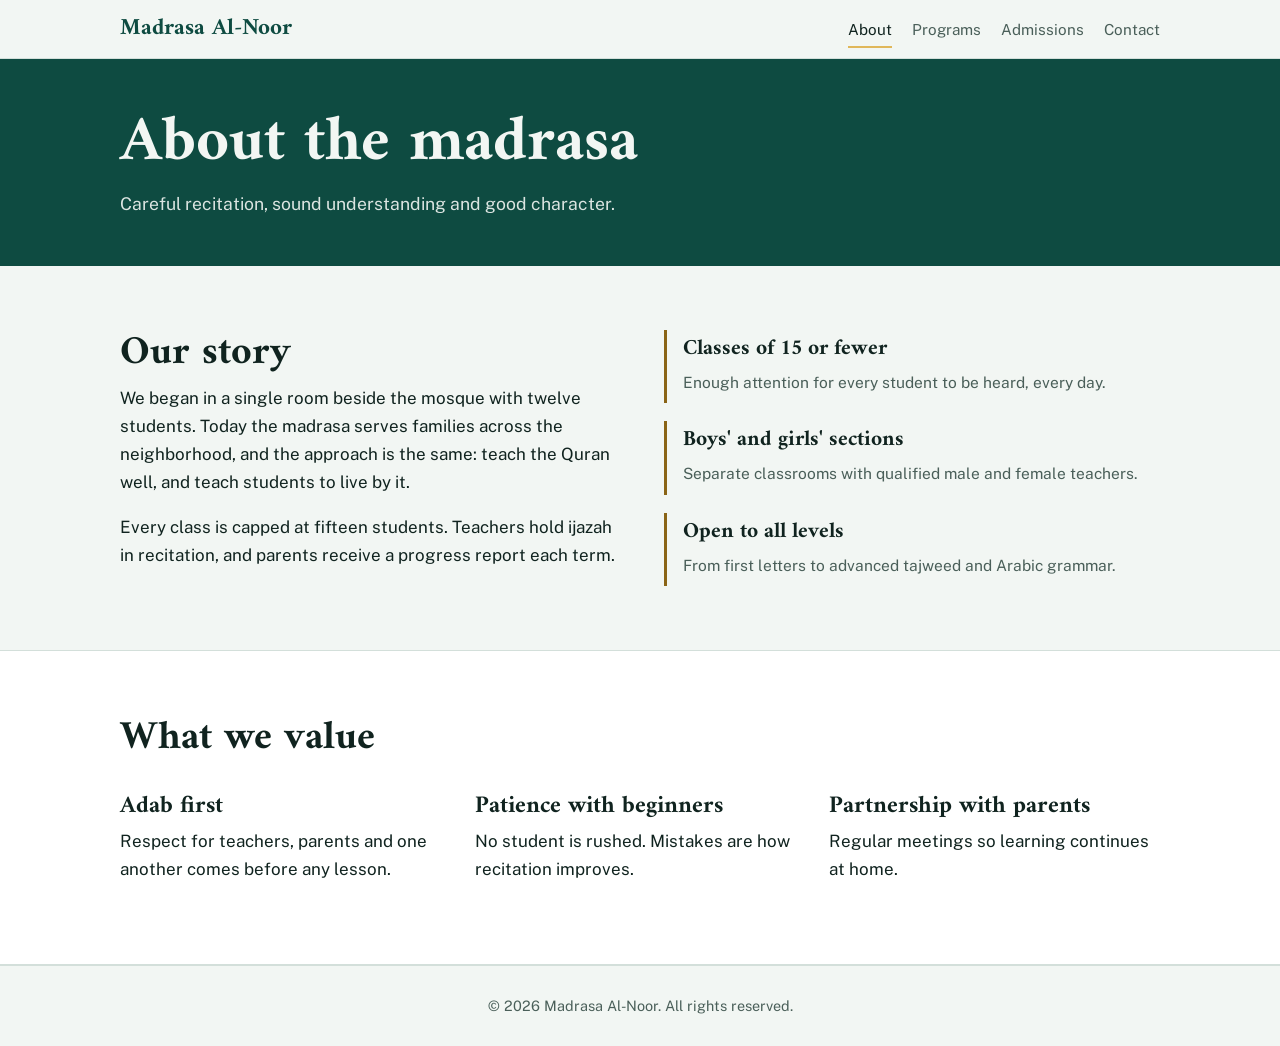
<file: about.html>
<!DOCTYPE html>
<html lang="en">
<head>
<meta charset="utf-8">
<meta name="viewport" content="width=device-width, initial-scale=1">
<title>About | Madrasa Al-Noor</title>
<link rel="stylesheet" href="Style.css">
</head>
<body>
<header><div class="wrap bar">
  <a class="brand" href="index.html">Madrasa Al-Noor</a>
  <nav aria-label="Main"><a href="about.html" aria-current="page">About</a><a href="programs.html">Programs</a><a href="admissions.html">Admissions</a><a href="contact.html">Contact</a></nav>
</div></header>

<main>
<div class="page-title"><div class="wrap"><h1>About the madrasa</h1><p>Careful recitation, sound understanding and good character.</p></div></div>

<section><div class="wrap split">
  <div>
    <h2>Our story</h2>
    <p>We began in a single room beside the mosque with twelve students. Today the madrasa serves families across the neighborhood, and the approach is the same: teach the Quran well, and teach students to live by it.</p>
    <p>Every class is capped at fifteen students. Teachers hold ijazah in recitation, and parents receive a progress report each term.</p>
  </div>
  <ul class="facts">
    <li><b>Classes of 15 or fewer</b><span>Enough attention for every student to be heard, every day.</span></li>
    <li><b>Boys' and girls' sections</b><span>Separate classrooms with qualified male and female teachers.</span></li>
    <li><b>Open to all levels</b><span>From first letters to advanced tajweed and Arabic grammar.</span></li>
  </ul>
</div></section>

<section class="alt"><div class="wrap">
  <h2>What we value</h2>
  <div class="links">
    <div><b style="font:700 1.5rem var(--serif)">Adab first</b><p>Respect for teachers, parents and one another comes before any lesson.</p></div>
    <div><b style="font:700 1.5rem var(--serif)">Patience with beginners</b><p>No student is rushed. Mistakes are how recitation improves.</p></div>
    <div><b style="font:700 1.5rem var(--serif)">Partnership with parents</b><p>Regular meetings so learning continues at home.</p></div>
  </div>
</div></section>
</main>

<footer>&copy; 2026 Madrasa Al-Noor. All rights reserved.</footer>
</body>
</html>
</file>
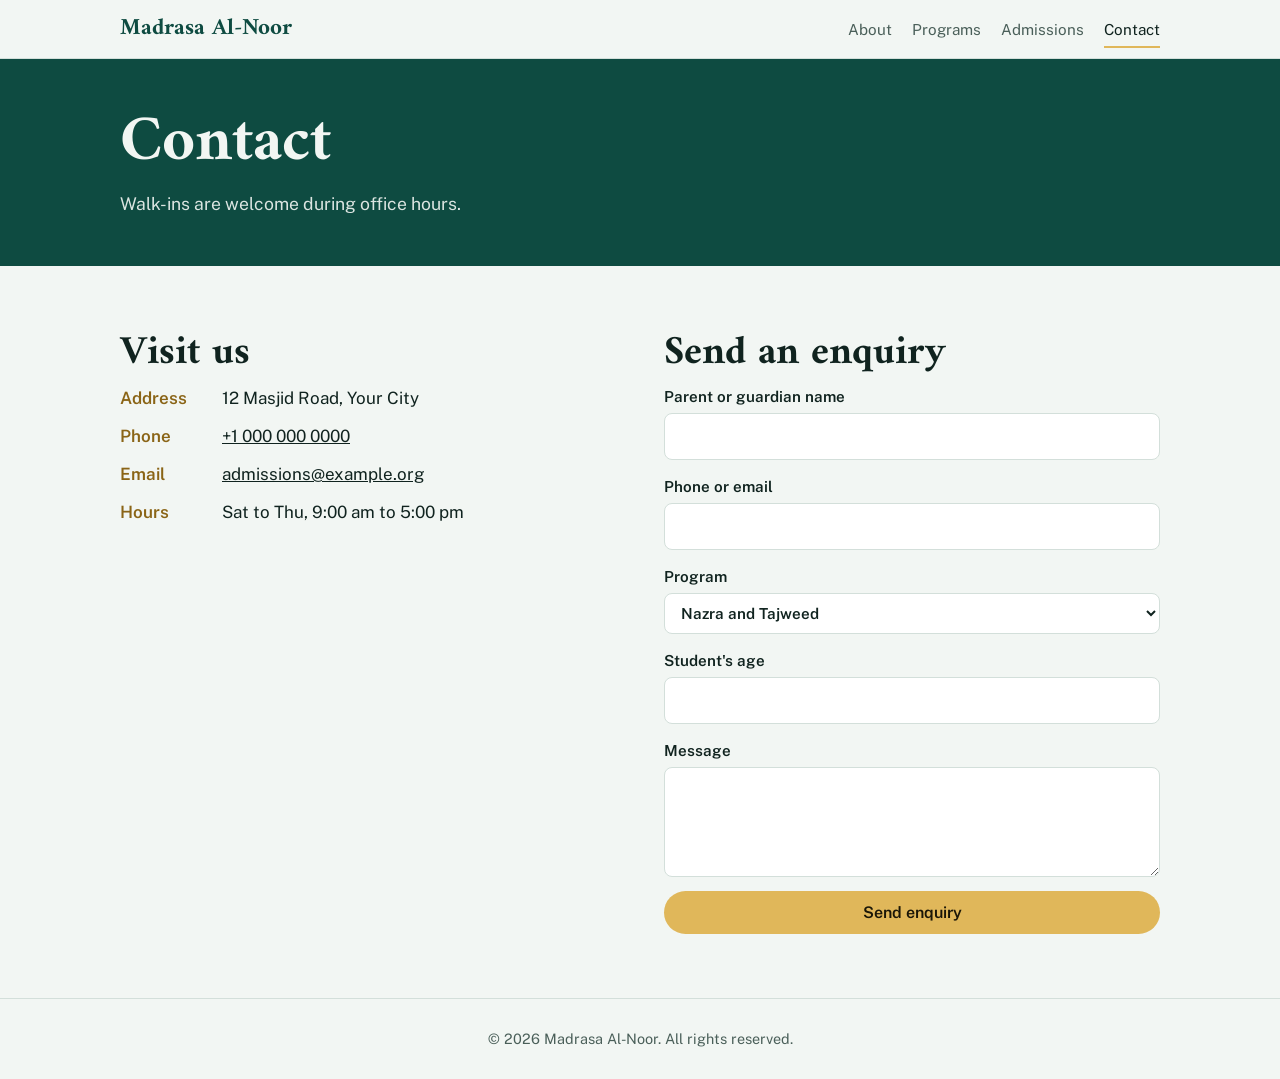
<file: contact.html>
<!DOCTYPE html>
<html lang="en">
<head>
<meta charset="utf-8">
<meta name="viewport" content="width=device-width, initial-scale=1">
<title>Contact | Madrasa Al-Noor</title>
<link rel="stylesheet" href="Style.css">
</head>
<body>
<header><div class="wrap bar">
  <a class="brand" href="index.html">Madrasa Al-Noor</a>
  <nav aria-label="Main"><a href="about.html">About</a><a href="programs.html">Programs</a><a href="admissions.html">Admissions</a><a href="contact.html" aria-current="page">Contact</a></nav>
</div></header>

<main>
<div class="page-title"><div class="wrap"><h1>Contact</h1><p>Walk-ins are welcome during office hours.</p></div></div>

<section><div class="wrap split">
  <div>
    <h2>Visit us</h2>
    <dl>
      <dt>Address</dt><dd>12 Masjid Road, Your City</dd>
      <dt>Phone</dt><dd><a href="tel:+10000000000">+1 000 000 0000</a></dd>
      <dt>Email</dt><dd><a href="mailto:admissions@example.org">admissions@example.org</a></dd>
      <dt>Hours</dt><dd>Sat to Thu, 9:00 am to 5:00 pm</dd>
    </dl>
  </div>
  <div>
    <h2>Send an enquiry</h2>
    <form action="mailto:admissions@example.org" method="post" enctype="text/plain">
      <label>Parent or guardian name<input name="name" required></label>
      <label>Phone or email<input name="contact" required></label>
      <label>Program
        <select name="program">
          <option>Nazra and Tajweed</option><option>Hifz</option><option>Islamic Studies</option><option>Arabic Language</option><option>Adult Evening Classes</option><option>all</option>
        </select>
      </label>
      <label>Student's age<input name="age" inputmode="numeric"></label>
      <label>Message<textarea name="message"></textarea></label>
      <button class="btn" type="submit">Send enquiry</button>
    </form>
  </div>
</div></section>
</main>

<footer>&copy; 2026 Madrasa Al-Noor. All rights reserved.</footer>
</body>
</html>
</file>
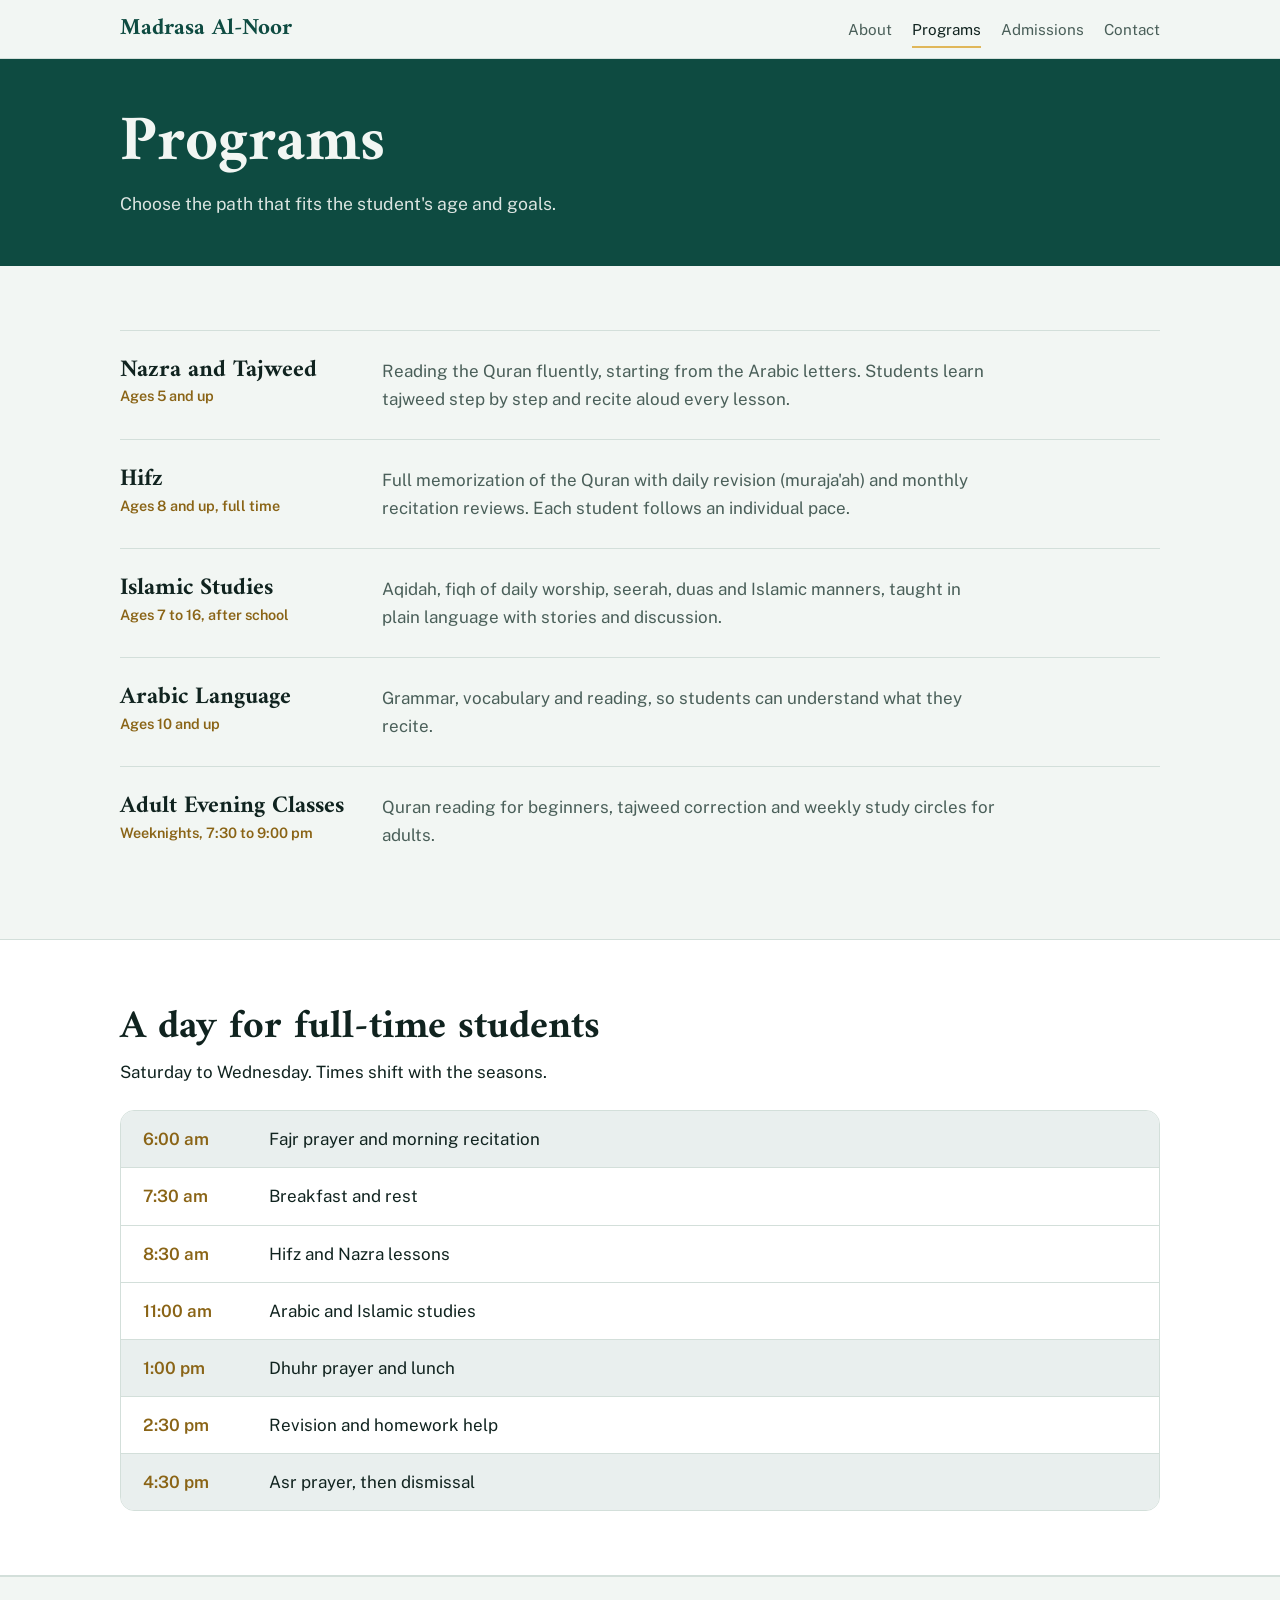
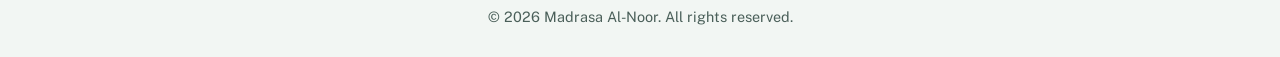
<file: programs.html>
<!DOCTYPE html>
<html lang="en">
<head>
<meta charset="utf-8">
<meta name="viewport" content="width=device-width, initial-scale=1">
<title>Programs | Madrasa Al-Noor</title>
<link rel="stylesheet" href="Style.css">
</head>
<body>
<header><div class="wrap bar">
  <a class="brand" href="index.html">Madrasa Al-Noor</a>
  <nav aria-label="Main"><a href="about.html">About</a><a href="programs.html" aria-current="page">Programs</a><a href="admissions.html">Admissions</a><a href="contact.html">Contact</a></nav>
</div></header>

<main>
<div class="page-title"><div class="wrap"><h1>Programs</h1><p>Choose the path that fits the student's age and goals.</p></div></div>

<section><div class="wrap">
  <div class="prog"><div><h3>Nazra and Tajweed</h3><div class="meta">Ages 5 and up</div></div>
    <p>Reading the Quran fluently, starting from the Arabic letters. Students learn tajweed step by step and recite aloud every lesson.</p></div>
  <div class="prog"><div><h3>Hifz</h3><div class="meta">Ages 8 and up, full time</div></div>
    <p>Full memorization of the Quran with daily revision (muraja'ah) and monthly recitation reviews. Each student follows an individual pace.</p></div>
  <div class="prog"><div><h3>Islamic Studies</h3><div class="meta">Ages 7 to 16, after school</div></div>
    <p>Aqidah, fiqh of daily worship, seerah, duas and Islamic manners, taught in plain language with stories and discussion.</p></div>
  <div class="prog"><div><h3>Arabic Language</h3><div class="meta">Ages 10 and up</div></div>
    <p>Grammar, vocabulary and reading, so students can understand what they recite.</p></div>
  <div class="prog"><div><h3>Adult Evening Classes</h3><div class="meta">Weeknights, 7:30 to 9:00 pm</div></div>
    <p>Quran reading for beginners, tajweed correction and weekly study circles for adults.</p></div>
</div></section>

<section class="alt"><div class="wrap">
  <h2>A day for full-time students</h2>
  <p>Saturday to Wednesday. Times shift with the seasons.</p>
  <div class="day">
    <div class="prayer"><time>6:00 am</time><span>Fajr prayer and morning recitation</span></div>
    <div><time>7:30 am</time><span>Breakfast and rest</span></div>
    <div><time>8:30 am</time><span>Hifz and Nazra lessons</span></div>
    <div><time>11:00 am</time><span>Arabic and Islamic studies</span></div>
    <div class="prayer"><time>1:00 pm</time><span>Dhuhr prayer and lunch</span></div>
    <div><time>2:30 pm</time><span>Revision and homework help</span></div>
    <div class="prayer"><time>4:30 pm</time><span>Asr prayer, then dismissal</span></div>
  </div>
</div></section>
</main>

<footer>&copy; 2026 Madrasa Al-Noor. All rights reserved.</footer>
</body>
</html>
</file>
<file: Style.css>
@import url("https://fonts.googleapis.com/css2?family=Amiri:wght@400;700&family=Public+Sans:wght@400;500;600&display=swap");
:root{
  --bg:#F2F6F3;--surface:#fff;--ink:#10231F;--muted:#4A5F59;--brand:#0E4B41;--brand-ink:#F2F6F3;--accent:#8A6416;--line:#D3DFDA;--gold:#E0B75A;
  --serif:"Amiri","Noto Naskh Arabic","Times New Roman",serif;
  --sans:"Public Sans",system-ui,-apple-system,"Segoe UI",Roboto,sans-serif;
}
@media (prefers-color-scheme:dark){
  :root{--bg:#0C1614;--surface:#13221F;--ink:#E6EFEB;--muted:#9DB2AB;--brand:#123F37;--accent:#D4A64A;--line:#24382F}
}
*,*::before,*::after{box-sizing:border-box}
body{margin:0;background:var(--bg);color:var(--ink);font:1.0625rem/1.65 var(--sans)}
a{color:inherit}
:focus-visible{outline:3px solid var(--gold);outline-offset:3px}
.wrap{max-width:1080px;margin:0 auto;padding:0 20px}
h1,h2,h3{font-family:var(--serif);line-height:1.15;margin:0 0 .5rem}
h1{font-size:clamp(2.4rem,6vw,4rem)}
h2{font-size:clamp(1.8rem,4vw,2.5rem)}
p{margin:0 0 1em;max-width:62ch}
section{padding:64px 0}

header{position:sticky;top:0;z-index:10;background:var(--bg);border-bottom:1px solid var(--line)}
.bar{display:flex;flex-wrap:wrap;align-items:center;justify-content:space-between;gap:4px 20px;padding-top:10px;padding-bottom:10px}
.brand{font-family:var(--serif);font-size:1.45rem;font-weight:700;text-decoration:none;color:var(--brand)}
@media (prefers-color-scheme:dark){.brand{color:var(--gold)}}
nav{display:flex;flex-wrap:wrap;gap:4px 20px;font-size:.95rem}
nav a{text-decoration:none;color:var(--muted);padding:4px 0}
nav a:hover,nav a[aria-current]{color:var(--ink);box-shadow:0 2px 0 var(--gold)}

.btn{display:inline-block;background:var(--gold);color:#1A1607;font:600 1rem var(--sans);text-decoration:none;padding:12px 22px;border-radius:999px;border:0;cursor:pointer}
.btn:hover{filter:brightness(1.06)}
.btn.ghost{background:none;color:var(--brand-ink);border:1.5px solid rgba(242,246,243,.5)}

.hero{background:var(--brand);color:var(--brand-ink);padding:56px 0 0;overflow:hidden}
.hero .wrap{display:grid;grid-template-columns:1.15fr .85fr;gap:40px;align-items:end}
.hero p{font-size:1.15rem;opacity:.9}
.cta{display:flex;flex-wrap:wrap;gap:12px;margin:24px 0 56px}
.arch{aspect-ratio:3/4;max-width:320px;width:100%;justify-self:center;border:2px solid var(--gold);border-bottom:0;border-radius:999px 999px 0 0;padding:14px 14px 0;
  background:url("data:image/svg+xml,%3Csvg xmlns='http://www.w3.org/2000/svg' width='56' height='56'%3E%3Cg fill='none' stroke='%23E0B75A' stroke-opacity='.28' stroke-width='1.2'%3E%3Crect x='14' y='14' width='28' height='28'/%3E%3Crect x='14' y='14' width='28' height='28' transform='rotate(45 28 28)'/%3E%3C/g%3E%3C/svg%3E")}
.arch div{height:100%;border-radius:999px 999px 0 0;background:rgba(6,30,26,.72);display:flex;flex-direction:column;align-items:center;justify-content:center;text-align:center;padding:24px;gap:10px}
.arch .ar{font:2.2rem/1.5 var(--serif);color:var(--gold)}
.arch small{font-size:.85rem;opacity:.8;max-width:22ch}
.page-title{background:var(--brand);color:var(--brand-ink);padding:48px 0}
.page-title p{margin:0;opacity:.9;font-size:1.1rem}

.split{display:grid;grid-template-columns:1fr 1fr;gap:48px}
.facts{margin:0;padding:0;list-style:none;display:grid;gap:18px}
.facts li{border-left:3px solid var(--accent);padding-left:16px}
.facts b{display:block;font:700 1.35rem var(--serif)}
.facts span{color:var(--muted);font-size:.97rem}
.alt{background:var(--surface);border-block:1px solid var(--line)}

.links{display:grid;grid-template-columns:repeat(3,1fr);gap:24px;margin-top:24px}
.links a{display:block;text-decoration:none;border-top:3px solid var(--accent);padding-top:14px}
.links b{display:block;font:700 1.5rem var(--serif)}
.links span{color:var(--muted);font-size:.97rem}

.prog{display:grid;grid-template-columns:230px 1fr;gap:8px 32px;padding:26px 0;border-top:1px solid var(--line)}
.prog h3{font-size:1.5rem;margin:0}
.meta{color:var(--accent);font-size:.9rem;font-weight:600}
.prog p{margin:0;color:var(--muted)}
.day{margin-top:24px;border:1px solid var(--line);border-radius:14px;background:var(--surface);overflow:hidden}
.day div{display:grid;grid-template-columns:110px 1fr;gap:16px;padding:14px 22px}
.day div+div{border-top:1px solid var(--line)}
.day time{font-weight:600;color:var(--accent)}
.day .prayer{background:color-mix(in srgb,var(--brand) 9%,var(--surface))}

.steps{margin:24px 0 0;padding:0;list-style:none;display:grid;grid-template-columns:repeat(4,1fr);gap:20px;counter-reset:s}
.steps li{counter-increment:s;position:relative;padding-top:52px}
.steps li::before{content:counter(s);position:absolute;top:0;left:0;width:38px;height:38px;border-radius:50%;background:var(--brand);color:var(--brand-ink);display:grid;place-items:center;font:700 1.2rem var(--serif)}
.steps b{display:block;font:700 1.25rem/1.2 var(--serif);margin-bottom:4px}
.steps span{color:var(--muted);font-size:.96rem}
details{border-top:1px solid var(--line);padding:14px 0}
summary{cursor:pointer;font-weight:600}
details p{margin:8px 0 0;color:var(--muted)}

dl{margin:0;display:grid;grid-template-columns:90px 1fr;gap:10px 12px}
dt{color:var(--accent);font-weight:600}
dd{margin:0}
form{display:grid;gap:14px}
label{display:grid;gap:4px;font-weight:600;font-size:.95rem}
input,select,textarea{font:inherit;padding:10px 12px;border:1px solid var(--line);border-radius:8px;background:var(--surface);color:var(--ink)}
textarea{min-height:110px}
footer{padding:28px 0;color:var(--muted);font-size:.9rem;text-align:center;border-top:1px solid var(--line)}

@media(max-width:820px){
  .hero .wrap,.split{grid-template-columns:1fr;gap:28px}
  .cta{margin-bottom:40px}.arch{max-width:260px}
  .links{grid-template-columns:1fr}.steps{grid-template-columns:1fr 1fr}
}
@media(max-width:600px){.prog{grid-template-columns:1fr}}
@media(max-width:480px){.steps{grid-template-columns:1fr}.day div{grid-template-columns:90px 1fr;padding:12px 16px}}
</file>
